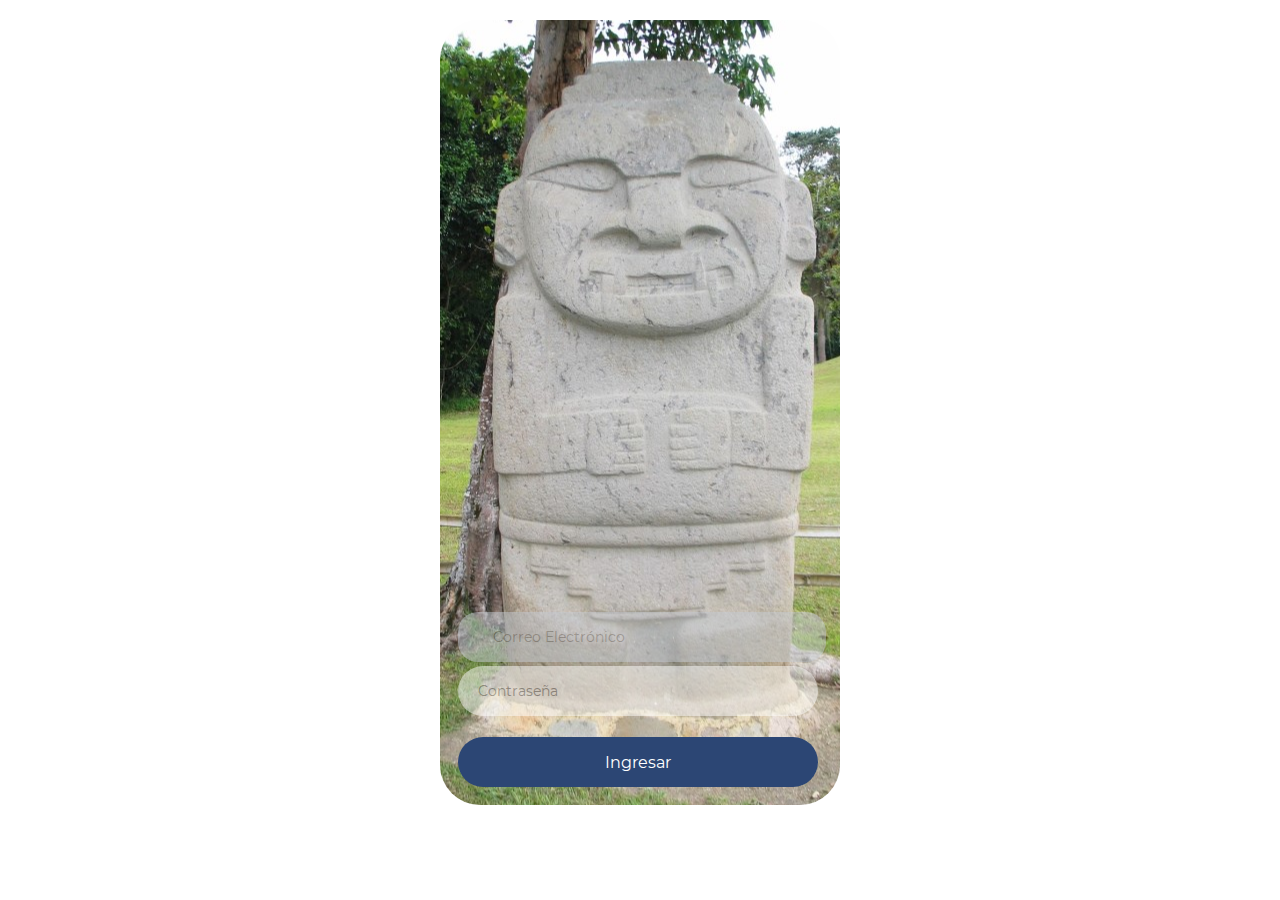
<file: index.html>
<!DOCTYPE html>
<html lang="en">
<head>
    <meta charset="UTF-8">
    <meta http-equiv="X-UA-Compatible" content="IE=edge">
    <meta name="viewport" content="width=device-width, initial-scale=1.0">
    <title>Tu mejor amigo en casa!</title>
    <link rel="stylesheet" href="css/index.css">
</head>
<body>
    <div class="container-main">
        <form action="dashboard.html" method="post">
            <input type="text" name="email" placeholder="Correo Electrónico">
            <input type="password" name="clave" placeholder="Contraseña">
<!--             <a class="link-ingresar" href="adicionar-atractivo.html">
                <input class="btn-enviar" type="button" value="Ingresar">
            </a> -->
            <button>Ingresar</button>
        </form>
    </div>
        <!-- <div class="container-box">
            <div class="container-img">
                <input type="text" id="" placeholder="Correo">
                <input type="text" id="" placeholder="Contraseña">
                <a class="link-register" href="registro-usuario.html"><h2>Registrarse</h2></a> -->
                <!-- <a class="link-ingresar" href="adicionar-atractivo.html">
                    <input class="btn-enviar" type="button" value="Ingresar"> -->
                    <!-- <input class="btn-enviar" type="submit" value="Ingresar"> -->
              <!--   </a>
            </div> -->
            <!-- <div class="box-login">
                <a href="index.html">
                    <div class="box-chevron">
                        <img src="images/btn-back.svg" alt="">
                    </div>
                </a>
                <h1>Login</h1>
                <a href="#">
                    <div class="box-chevron">
                        <img src="images/btn-close.svg" alt="">
                    </div>
                </a>
            </div>
            <div class="form"> -->
            
      <!--   </div>  
         -->
       <!--  <div class="slides">
            <div class="slide perros">
                <img src="./images/fa-solid_dog.svg" alt="">
                <p>Perros</p>
            </div>
            <div class="slide gatos">
                <img src="./images/fa-solid_cat.svg" alt="">
                <p>Gatos</p>
            </div>
        </div> -->
        <!-- <div class="cards-content" id="perros">
            <div class="card card1 perros">
                <div class="content-img content-image-1">
                    <img class="card-img card-img-1" src="./images/estrecho_450x500.jpg" alt="">
                </div>
                <div class="info-card">
                    <h3 class="title-card">Estrecho del Rio Magdalena</h3>
                    <span class="likes">
                        <div class="box-icon-heart">
                            <img class="heart-like" src="images/icon-heart_256x256.png" alt="">
                        </div>
                        <span class="num-likes">35</span></span>
                    <div class="icons-box">
                        <div class="box-icon-single">
                            <img class="icon icon-edit" src="images/icon-edit_256x256.png" alt="">
                        </div>
                        <div class="box-icon-single">
                            <img class="icon icon-search" src="images/icon-search_256x256.png" alt="">
                        </div>
                        <div class="box-icon-single">
                            <img class="icon icon-lock" src="images/icon-lock_256x256.png" alt="">
                        </div>
                    </div>
                </div>
            </div>
            <div class="card card2 perros">
                <div class="content-img content-image-2">
                    <img class="card-img card-img-2" src="./images/playa_juncal_369x410.jpg" alt="">
                </div>
                <div class="info-card">
                    <h3 class="title-card">Parque Acuático<br>Playa Juncal</h3>
                    <span class="likes">
                        <div class="box-icon-heart">
                            <img class="heart-like" src="images/icon-heart_256x256.png" alt="">
                        </div>
                        <span class="num-likes">21</span></span>
                    <div class="icons-box">
                        <div class="box-icon-single">
                            <img class="icon icon-edit" src="images/icon-edit_256x256.png" alt="">
                        </div>
                        <div class="box-icon-single">
                            <img class="icon icon-search" src="images/icon-search_256x256.png" alt="">
                        </div>
                        <div class="box-icon-single">
                            <img class="icon icon-lock" src="images/icon-lock_256x256.png" alt="">
                        </div>
                    </div>
                </div>
            </div>
            <div class="card card3 perros">
                <div class="content-img content-image-3">
                    <img class="card-img card-img-3" src="./images/desierto_369x410.jpg" alt="">
                </div>
                <div class="info-card">
                    <h3 class="title-card">Desierto de la Tatacoa</h3>
                    <span class="likes">
                        <div class="box-icon-heart">
                            <img class="heart-like" src="images/icon-heart_256x256.png" alt="">
                        </div>
                        <span class="num-likes">31</span></span>
                    <div class="icons-box">
                        <div class="box-icon-single">
                            <img class="icon icon-edit" src="images/icon-edit_256x256.png" alt="">
                        </div>
                        <div class="box-icon-single">
                            <img class="icon icon-search" src="images/icon-search_256x256.png" alt="">
                        </div>
                        <div class="box-icon-single">
                            <img class="icon icon-lock" src="images/icon-lock_256x256.png" alt="">
                        </div>
                    </div>
                </div>
            </div>
            <div class="card card4 perros">
                <div class="content-img content-image-4">
                    <img class="card-img card-img-4" src="./images/nevado_huila_369x410.jpg" alt="">
                </div>
                <div class="info-card">
                    <h3 class="title-card">Nevado <br>del Huila</h3>
                    <span class="likes">
                        <div class="box-icon-heart">
                            <img class="heart-like" src="images/icon-heart_256x256.png" alt="">
                        </div>
                        <span class="num-likes">16</span></span>
                    <div class="icons-box">
                        <div class="box-icon-single">
                            <img class="icon icon-edit" src="images/icon-edit_256x256.png" alt="">
                        </div>
                        <div class="box-icon-single">
                            <img class="icon icon-search" src="images/icon-search_256x256.png" alt="">
                        </div>
                        <div class="box-icon-single">
                            <img class="icon icon-lock" src="images/icon-lock_256x256.png" alt="">
                        </div>
                    </div>
                </div>
            </div>
            <div class="card card5 perros">
                <div class="content-img content-image-1">
                    <img class="card-img card-img-1" src="./images/alto_idolos_369x410.jpg" alt="">
                </div>
                <div class="info-card">
                    <h3 class="title-card">Parque Arq.<br>Alto de los Ídolos</h3>
                    <span class="likes">
                        <div class="box-icon-heart">
                            <img class="heart-like" src="images/icon-heart_256x256.png" alt="">
                        </div>
                        <span class="num-likes">8</span></span>
                    <div class="icons-box">
                        <div class="box-icon-single">
                            <img class="icon icon-edit" src="images/icon-edit_256x256.png" alt="">
                        </div>
                        <div class="box-icon-single">
                            <img class="icon icon-search" src="images/icon-search_256x256.png" alt="">
                        </div>
                        <div class="box-icon-single">
                            <img class="icon icon-lock" src="images/icon-lock_256x256.png" alt="">
                        </div>
                    </div>
                </div>
            </div>
            <div class="card card6 perros">
                <div class="content-img content-image-2">
                    <img class="card-img card-img-2" src="./images/caja_agua_369x410.jpg" alt="">
                </div>
                <div class="info-card">
                    <h3 class="title-card">Caja de Agua -<br>Paicol</h3>
                    <span class="likes">
                        <div class="box-icon-heart">
                            <img class="heart-like" src="images/icon-heart_256x256.png" alt="">
                        </div>
                        <span class="num-likes">11</span></span>
                    <div class="icons-box">
                        <div class="box-icon-single">
                            <img class="icon icon-edit" src="images/icon-edit_256x256.png" alt="">
                        </div>
                        <div class="box-icon-single">
                            <img class="icon icon-search" src="images/icon-search_256x256.png" alt="">
                        </div>
                        <div class="box-icon-single">
                            <img class="icon icon-lock" src="images/icon-lock_256x256.png" alt="">
                        </div>
                    </div>
                </div>
            </div>
        </div> -->
             <!-- <div class="card card3 perros karsten">
                <div class="content-image">
                    <img src="./images/laguna_guaitipan_162x180.jpg" alt="">
                </div>
                <div class="content-card">
                    <h2>Karsten</h2>
                    <p>Bulldog</p>
                    <div class="interaction">
                        <span>$200</span>
                        <img src="./images/sm-heart.svg" alt="">
                    </div>
                </div>
            </div>
             <div class="card card4 perros">
                <div class="content-image">
                    <img src="./images/nevado_huila_162x180.jpg" alt="">
                </div>
                <div class="content-card">
                    <h2>Reigner</h2>
                    <p>Bulldog</p>
                    <div class="interaction">
                        <span>$240</span>
                        <img src="./images/sm-heart.svg" alt="">
                    </div>
                </div>
            </div>
            <div class="card card3 perros karsten">
                <div class="content-image">
                    <img src="./images/termales_162x180.jpg" alt="">
                </div>
                <div class="content-card">
                    <h2>Karsten</h2>
                    <p>Bulldog</p>
                    <div class="interaction">
                        <span>$200</span>
                        <img src="./images/sm-heart.svg" alt="">
                    </div>
                </div>
            </div>
             <div class="card card4 perros">
                <div class="content-image">
                    <img src="./images/guacharos_162x180.jpg" alt="">
                </div>
                <div class="content-card">
                    <h2>Reigner</h2>
                    <p>Bulldog</p>
                    <div class="interaction">
                        <span>$240</span>
                        <img src="./images/sm-heart.svg" alt="">
                    </div>
                </div>
            </div>
            <div class="card card3 perros karsten">
                <div class="content-image">
                    <img src="./images/parque_arqueologico_162x180.jpg" alt="">
                </div>
                <div class="content-card">
                    <h2>Karsten</h2>
                    <p>Bulldog</p>
                    <div class="interaction">
                        <span>$200</span>
                        <img src="./images/sm-heart.svg" alt="">
                    </div>
                </div>
            </div>
             <div class="card card4 perros">
                <div class="content-image">
                    <img src="./images/desierto_162x180.jpg" alt="">
                </div>
                <div class="content-card">
                    <h2>Reigner</h2>
                    <p>Bulldog</p>
                    <div class="interaction">
                        <span>$240</span>
                        <img src="./images/sm-heart.svg" alt="">
                    </div>
                </div>
            </div>
            <div class="card card3 perros karsten">
                <div class="content-image">
                    <img src="./images/caja_agua_162x180.jpg" alt="">
                </div>
                <div class="content-card">
                    <h2>Karsten</h2>
                    <p>Bulldog</p>
                    <div class="interaction">
                        <span>$200</span>
                        <img src="./images/" alt="">
                    </div>
                </div>
            </div>
             <div class="card card4 perros">
                <div class="content-image">
                    <img src="./images/alto_idolos_162x180.jpg" alt="">
                </div>
                <div class="content-card">
                    <h2>Reigner</h2>
                    <p>Bulldog</p>
                    <div class="interaction">
                        <span>$240</span>
                        <img src="./images/sm-heart.svg" alt="">
                    </div>
                </div>
            </div>
        </div>
        <div class="content" id="gatos">
            <div class="card card4 gatos">
                <div class="content-image">
                    <img src="./images/parque_arqueologico_162x180.jpg" alt="">
                </div>
                <div class="content-card">
                    <h2>Ariana</h2>
                    <p>Graycat</p>
                    <div class="interaction">
                        <span>$40</span>
                        <img src="./images/sm-heart.svg" alt="">
                    </div>
                </div>
            </div>
             <div class="card card3 gatos">
                <div class="content-image">
                    <img src="./images/remi.png" alt="">
                </div>
                <div class="content-card">
                    <h2>Remi</h2>
                    <p>Whitecat</p>
                    <div class="interaction">
                        <span>$70</span>
                        <img src="./images/sm-heart.svg" alt="">
                    </div>
                </div>
            </div>
             <div class="card card2 gatos alex">
                <div class="content-image">
                    <img src="./images/alex.png" alt="">
                </div>
                <div class="content-card">
                    <h2>Alex</h2>
                    <p>Siamese</p>
                    <div class="interaction">
                        <span>$100</span>
                        <img src="./images/sm-heart.svg" alt="">
                    </div>
                </div>
            </div>
             <div class="card card1 gatos">
                <div class="content-image">
                    <img src="./images/zoe.png" alt="">
                </div>
                <div class="content-card">
                    <h2>Zoe</h2>
                    <p>Persian</p>
                    <div class="interaction">
                        <span>$80</span>
                        <img src="./images/sm-heart.svg" alt="">
                    </div>
                </div>
            </div>
        </div>
    </div>

<script>
    var btnPerros = document.querySelector(".perros")
    var btnGatos = document.querySelector(".gatos")
    var karsten = document.querySelector(".karsten")
    var alex = document.querySelector(".alex")
    var index = document.querySelector(".index")

    index.addEventListener("click", function() {
        window.location.href = "index.html"
    })

    window.location.href = "dashboard.html#perros"
    btnPerros.classList.add("active")

    btnPerros.addEventListener("click", function() {
        btnPerros.classList.add("active")
        btnGatos.classList.remove("active")
        window.location.href = "dashboard.html#perros"
    })

    btnGatos.addEventListener("click", function() {
        btnGatos.classList.add("active")
        btnPerros.classList.remove("active")
        window.location.href = "dashboard.html#gatos"
    })

    karsten.addEventListener("click", function() {
        window.location.href = "bigPerro.html"
    }) 

    alex.addEventListener("click", function() {
        window.location.href = "bigGato.html"
    }) 
</script> --> 

</body>
</html>
</file>
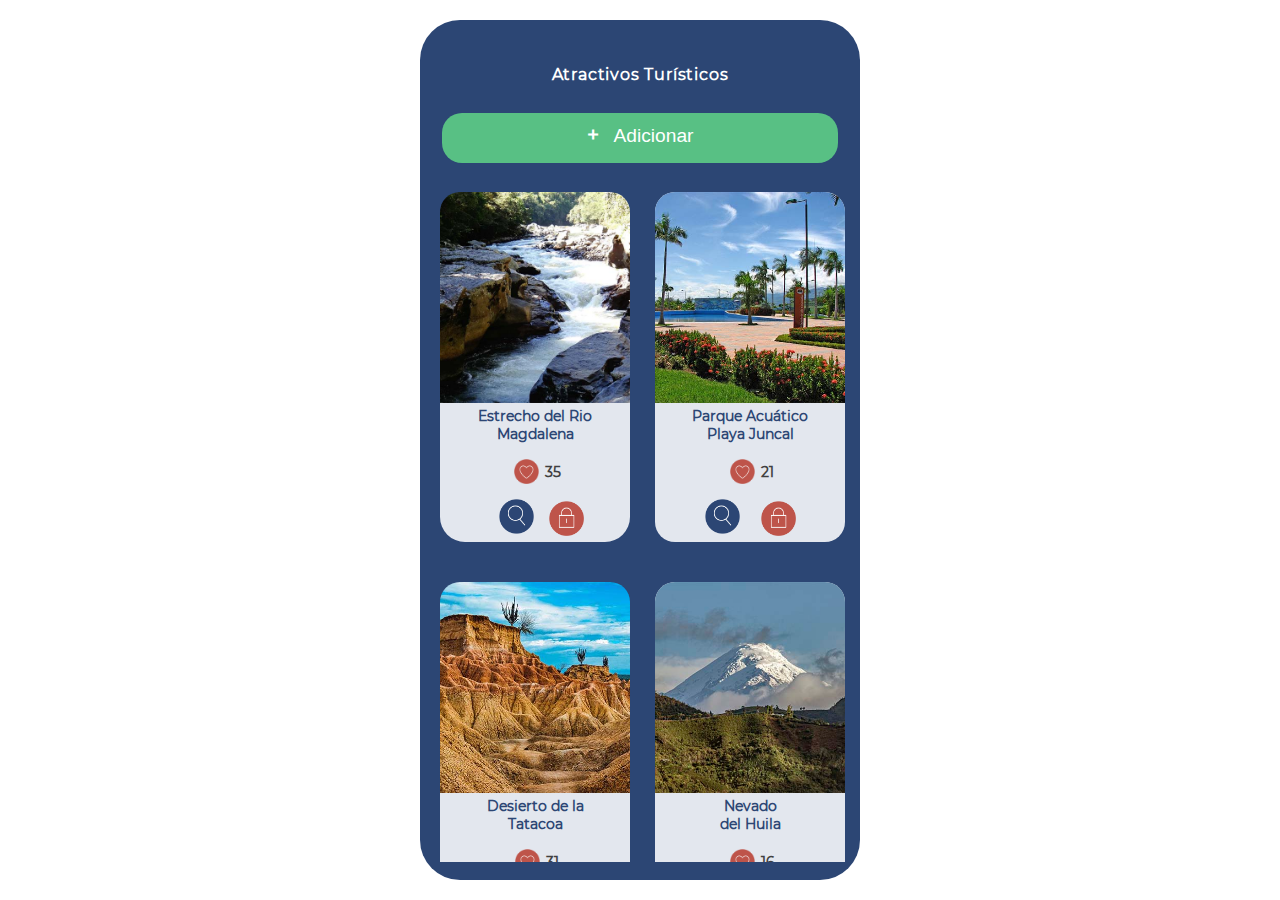
<file: adicionar-atractivo.html>
<!DOCTYPE html>
<html lang="en">
<head>
    <meta charset="UTF-8">
    <meta http-equiv="X-UA-Compatible" content="IE=edge">
    <meta name="viewport" content="width=device-width, initial-scale=1.0">
    <title>Tu mejor amigo en casa!</title>
    <link rel="stylesheet" href="css/dashboard.css">
</head>
<body>
    <div class="container-main">
        <div class="container-box">

        
        <div class="header">
            <h1>Atractivos Turísticos</h1>
        </div>  
        <a href="adicionar.html">
            <div class="search">
                <div class="content-search">
                    <span class="text-add"><span class="signo-mas">+</span>Adicionar</span>
                </div>
            </div>
        </a>
       <!--  <div class="slides">
            <div class="slide perros">
                <img src="./images/fa-solid_dog.svg" alt="">
                <p>Perros</p>
            </div>
            <div class="slide gatos">
                <img src="./images/fa-solid_cat.svg" alt="">
                <p>Gatos</p>
            </div>
        </div> -->
        <div class="cards-content" id="perros">
            <div class="card card1 perros">
                <div class="content-img content-image-1">
                    <img class="card-img card-img-1" src="./images/estrecho_450x500.jpg" alt="">
                </div>
                <a href="consultar-atractivo.html">
                    <div class="info-card">
                        <h3 class="title-card">Estrecho del Rio Magdalena</h3>
                        <span class="likes">
                            <div class="box-icon-heart">
                                <img class="heart-like" src="images/icon-heart_256x256.png" alt="">
                            </div>
                            <span class="num-likes">35</span></span>
                        <div class="icons-box">
                            <!-- <div class="box-icon-single">
                                <img class="icon icon-edit" src="images/icon-edit_256x256.png" alt="">
                            </div> -->
                            <div class="box-icon-single">
                                <a href="" title="Buscar">
                                    <img class="icon icon-search" src="images/icon-search_256x256.png" alt="">
                                </a>
                            </div>
                            <div class="box-icon-single">
                                <img class="icon icon-lock" src="images/icon-lock_256x256.png" alt="">
                            </div>
                        </div>
                    </div>
                </a>
            </div>
            <div class="card card2 perros">
                <div class="content-img content-image-2">
                    <img class="card-img card-img-2" src="./images/playa_juncal_369x410.jpg" alt="">
                </div>
                <div class="info-card">
                    <h3 class="title-card">Parque Acuático<br>Playa Juncal</h3>
                    <span class="likes">
                        <div class="box-icon-heart">
                            <img class="heart-like" src="images/icon-heart_256x256.png" alt="">
                        </div>
                        <span class="num-likes">21</span></span>
                        <div class="icons-box">
                            <!-- <div class="box-icon-single">
                                <img class="icon icon-edit" src="images/icon-edit_256x256.png" alt="">
                            </div> -->
                            <div class="box-icon-single">
                                <a href="" title="Buscar">
                                    <img class="icon icon-search" src="images/icon-search_256x256.png" alt="">
                                </a>
                            </div>
                            <div class="box-icon-single">
                                <img class="icon icon-lock" src="images/icon-lock_256x256.png" alt="">
                            </div>
                        </div>
                </div>
            </div>
            <div class="card card3 perros">
                <div class="content-img content-image-3">
                    <img class="card-img card-img-3" src="./images/desierto_369x410.jpg" alt="">
                </div>
                <div class="info-card">
                    <h3 class="title-card">Desierto de la Tatacoa</h3>
                    <span class="likes">
                        <div class="box-icon-heart">
                            <img class="heart-like" src="images/icon-heart_256x256.png" alt="">
                        </div>
                        <span class="num-likes">31</span></span>
                        <div class="icons-box">
                            <!-- <div class="box-icon-single">
                                <img class="icon icon-edit" src="images/icon-edit_256x256.png" alt="">
                            </div> -->
                            <div class="box-icon-single">
                                <a href="" title="Buscar">
                                    <img class="icon icon-search" src="images/icon-search_256x256.png" alt="">
                                </a>
                            </div>
                            <div class="box-icon-single">
                                <img class="icon icon-lock" src="images/icon-lock_256x256.png" alt="">
                            </div>
                        </div>
                </div>
            </div>
            <div class="card card4 perros">
                <div class="content-img content-image-4">
                    <img class="card-img card-img-4" src="./images/nevado_huila_369x410.jpg" alt="">
                </div>
                <div class="info-card">
                    <h3 class="title-card">Nevado <br>del Huila</h3>
                    <span class="likes">
                        <div class="box-icon-heart">
                            <img class="heart-like" src="images/icon-heart_256x256.png" alt="">
                        </div>
                        <span class="num-likes">16</span></span>
                        <div class="icons-box">
                            <!-- <div class="box-icon-single">
                                <img class="icon icon-edit" src="images/icon-edit_256x256.png" alt="">
                            </div> -->
                            <div class="box-icon-single">
                                <a href="" title="Buscar">
                                    <img class="icon icon-search" src="images/icon-search_256x256.png" alt="">
                                </a>
                            </div>
                            <div class="box-icon-single">
                                <img class="icon icon-lock" src="images/icon-lock_256x256.png" alt="">
                            </div>
                        </div>
                </div>
            </div>
            <div class="card card5 perros">
                <div class="content-img content-image-1">
                    <img class="card-img card-img-1" src="./images/alto_idolos_369x410.jpg" alt="">
                </div>
                <div class="info-card">
                    <h3 class="title-card">Parque Arq.<br>Alto de los Ídolos</h3>
                    <span class="likes">
                        <div class="box-icon-heart">
                            <img class="heart-like" src="images/icon-heart_256x256.png" alt="">
                        </div>
                        <span class="num-likes">8</span></span>
                    <div class="icons-box">
                        <!-- <div class="box-icon-single">
                                <img class="icon icon-edit" src="images/icon-edit_256x256.png" alt="">
                        </div> -->
                        <div class="box-icon-single">
                            <a href="" title="Buscar">
                                <img class="icon icon-search" src="images/icon-search_256x256.png" alt="">
                            </a>
                        </div>
                        <div class="box-icon-single">
                            <img class="icon icon-lock" src="images/icon-lock_256x256.png" alt="">
                        </div>
                    </div>
                </div>
            </div>
            <div class="card card6 perros">
                <div class="content-img content-image-2">
                    <img class="card-img card-img-2" src="./images/caja_agua_369x410.jpg" alt="">
                </div>
                <div class="info-card">
                    <h3 class="title-card">Caja de Agua -<br>Paicol</h3>
                    <span class="likes">
                        <div class="box-icon-heart">
                            <img class="heart-like" src="images/icon-heart_256x256.png" alt="">
                        </div>
                        <span class="num-likes">11</span></span>
                    <div class="icons-box">
                        <!-- <div class="box-icon-single">
                            <img class="icon icon-edit" src="images/icon-edit_256x256.png" alt="">
                        </div> -->
                        <div class="box-icon-single">
                            <a href="" title="Buscar">
                                <img class="icon icon-search" src="images/icon-search_256x256.png" alt="">
                            </a>
                        </div>
                        <div class="box-icon-single">
                            <img class="icon icon-lock" src="images/icon-lock_256x256.png" alt="">
                        </div>
                    </div>
                </div>
            </div>
        </div>
             <!-- <div class="card card3 perros karsten">
                <div class="content-image">
                    <img src="./images/laguna_guaitipan_162x180.jpg" alt="">
                </div>
                <div class="content-card">
                    <h2>Karsten</h2>
                    <p>Bulldog</p>
                    <div class="interaction">
                        <span>$200</span>
                        <img src="./images/sm-heart.svg" alt="">
                    </div>
                </div>
            </div>
             <div class="card card4 perros">
                <div class="content-image">
                    <img src="./images/nevado_huila_162x180.jpg" alt="">
                </div>
                <div class="content-card">
                    <h2>Reigner</h2>
                    <p>Bulldog</p>
                    <div class="interaction">
                        <span>$240</span>
                        <img src="./images/sm-heart.svg" alt="">
                    </div>
                </div>
            </div>
            <div class="card card3 perros karsten">
                <div class="content-image">
                    <img src="./images/termales_162x180.jpg" alt="">
                </div>
                <div class="content-card">
                    <h2>Karsten</h2>
                    <p>Bulldog</p>
                    <div class="interaction">
                        <span>$200</span>
                        <img src="./images/sm-heart.svg" alt="">
                    </div>
                </div>
            </div>
             <div class="card card4 perros">
                <div class="content-image">
                    <img src="./images/guacharos_162x180.jpg" alt="">
                </div>
                <div class="content-card">
                    <h2>Reigner</h2>
                    <p>Bulldog</p>
                    <div class="interaction">
                        <span>$240</span>
                        <img src="./images/sm-heart.svg" alt="">
                    </div>
                </div>
            </div>
            <div class="card card3 perros karsten">
                <div class="content-image">
                    <img src="./images/parque_arqueologico_162x180.jpg" alt="">
                </div>
                <div class="content-card">
                    <h2>Karsten</h2>
                    <p>Bulldog</p>
                    <div class="interaction">
                        <span>$200</span>
                        <img src="./images/sm-heart.svg" alt="">
                    </div>
                </div>
            </div>
             <div class="card card4 perros">
                <div class="content-image">
                    <img src="./images/desierto_162x180.jpg" alt="">
                </div>
                <div class="content-card">
                    <h2>Reigner</h2>
                    <p>Bulldog</p>
                    <div class="interaction">
                        <span>$240</span>
                        <img src="./images/sm-heart.svg" alt="">
                    </div>
                </div>
            </div>
            <div class="card card3 perros karsten">
                <div class="content-image">
                    <img src="./images/caja_agua_162x180.jpg" alt="">
                </div>
                <div class="content-card">
                    <h2>Karsten</h2>
                    <p>Bulldog</p>
                    <div class="interaction">
                        <span>$200</span>
                        <img src="./images/" alt="">
                    </div>
                </div>
            </div>
             <div class="card card4 perros">
                <div class="content-image">
                    <img src="./images/alto_idolos_162x180.jpg" alt="">
                </div>
                <div class="content-card">
                    <h2>Reigner</h2>
                    <p>Bulldog</p>
                    <div class="interaction">
                        <span>$240</span>
                        <img src="./images/sm-heart.svg" alt="">
                    </div>
                </div>
            </div>
        </div>
        <div class="content" id="gatos">
            <div class="card card4 gatos">
                <div class="content-image">
                    <img src="./images/parque_arqueologico_162x180.jpg" alt="">
                </div>
                <div class="content-card">
                    <h2>Ariana</h2>
                    <p>Graycat</p>
                    <div class="interaction">
                        <span>$40</span>
                        <img src="./images/sm-heart.svg" alt="">
                    </div>
                </div>
            </div>
             <div class="card card3 gatos">
                <div class="content-image">
                    <img src="./images/remi.png" alt="">
                </div>
                <div class="content-card">
                    <h2>Remi</h2>
                    <p>Whitecat</p>
                    <div class="interaction">
                        <span>$70</span>
                        <img src="./images/sm-heart.svg" alt="">
                    </div>
                </div>
            </div>
             <div class="card card2 gatos alex">
                <div class="content-image">
                    <img src="./images/alex.png" alt="">
                </div>
                <div class="content-card">
                    <h2>Alex</h2>
                    <p>Siamese</p>
                    <div class="interaction">
                        <span>$100</span>
                        <img src="./images/sm-heart.svg" alt="">
                    </div>
                </div>
            </div>
             <div class="card card1 gatos">
                <div class="content-image">
                    <img src="./images/zoe.png" alt="">
                </div>
                <div class="content-card">
                    <h2>Zoe</h2>
                    <p>Persian</p>
                    <div class="interaction">
                        <span>$80</span>
                        <img src="./images/sm-heart.svg" alt="">
                    </div>
                </div>
            </div>
        </div>
    </div>

<script>
    var btnPerros = document.querySelector(".perros")
    var btnGatos = document.querySelector(".gatos")
    var karsten = document.querySelector(".karsten")
    var alex = document.querySelector(".alex")
    var index = document.querySelector(".index")

    index.addEventListener("click", function() {
        window.location.href = "index.html"
    })

    window.location.href = "dashboard.html#perros"
    btnPerros.classList.add("active")

    btnPerros.addEventListener("click", function() {
        btnPerros.classList.add("active")
        btnGatos.classList.remove("active")
        window.location.href = "dashboard.html#perros"
    })

    btnGatos.addEventListener("click", function() {
        btnGatos.classList.add("active")
        btnPerros.classList.remove("active")
        window.location.href = "dashboard.html#gatos"
    })

    karsten.addEventListener("click", function() {
        window.location.href = "bigPerro.html"
    }) 

    alex.addEventListener("click", function() {
        window.location.href = "bigGato.html"
    }) 
</script> --> 

</body>
</html>
</file>
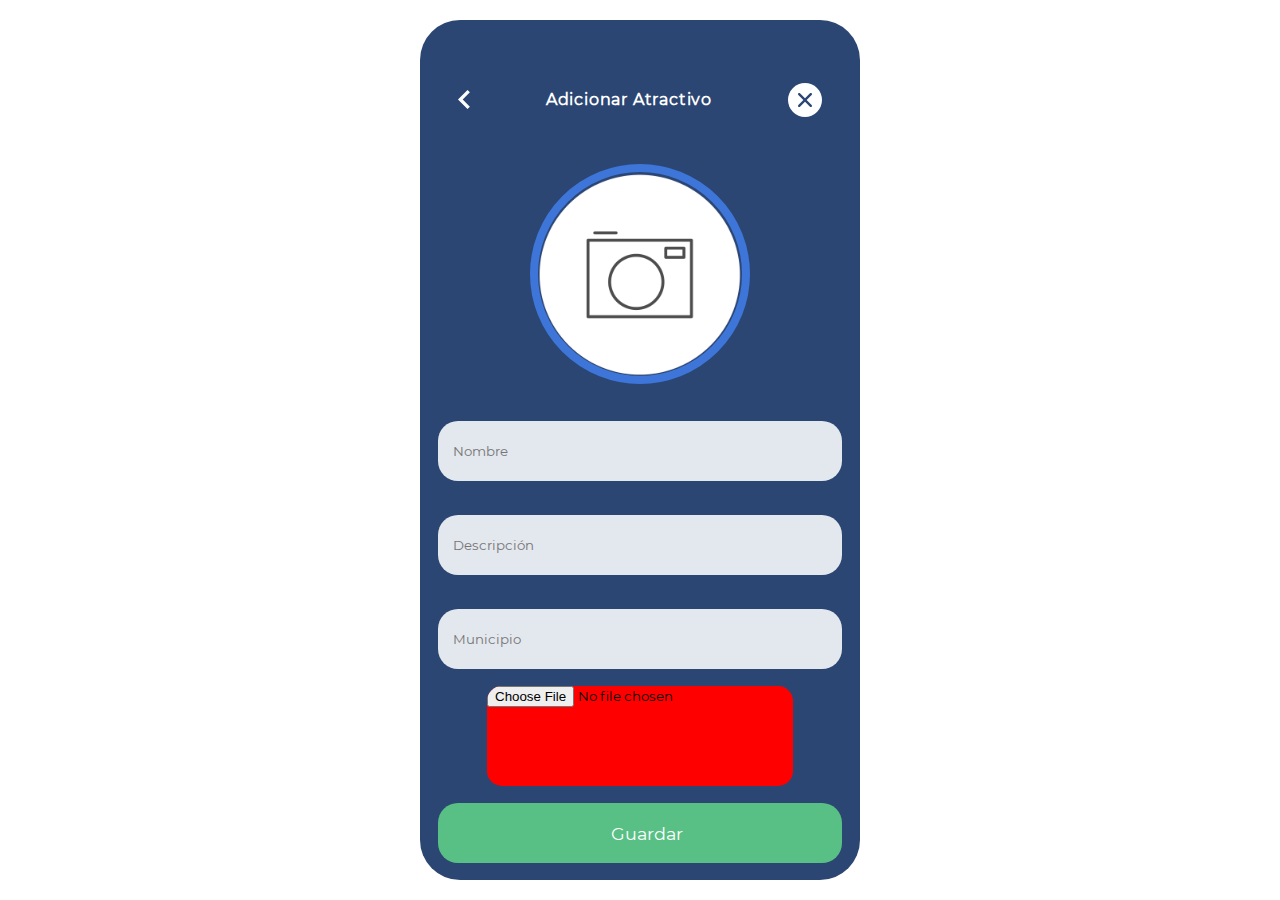
<file: adicionar.html>
<!DOCTYPE html>
<html lang="en">
<head>
    <meta charset="UTF-8">
    <meta http-equiv="X-UA-Compatible" content="IE=edge">
    <meta name="viewport" content="width=device-width, initial-scale=1.0">
    <title>Tu mejor amigo en casa!</title>
    <link rel="stylesheet" href="css/adicionar.css">
</head>
<body>
    <div class="container-main">
        <div class="container-box">
            <div class="header">
                <a href="index.html">
                    <div class="box-chevron">
                        <img src="images/btn-back.svg" alt="">
                    </div>
                </a>
                <h1>Adicionar Atractivo</h1>
                <a href="#">
                    <div class="box-chevron">
                        <img src="images/btn-close.svg" alt="">
                    </div>
                </a>
            </div>
            <div class="camera">
                <div class="box-camera">
                    <img class="img-camera" src="images/icon-camera_256x256.png" alt="">
                </div>
            </div>
            <div class="form">
                <input type="text" id="" placeholder="Nombre">
                <input type="text" id="" placeholder="Descripción">
                <input type="text" id="" placeholder="Municipio">
                <input class="btn-open-file" type="file" id="" placeholder="Cargar Imagen">
                <input class="btn-enviar" type="submit" value="Guardar">
            </div>  
        
       <!--  <div class="slides">
            <div class="slide perros">
                <img src="./images/fa-solid_dog.svg" alt="">
                <p>Perros</p>
            </div>
            <div class="slide gatos">
                <img src="./images/fa-solid_cat.svg" alt="">
                <p>Gatos</p>
            </div>
        </div> -->
        <!-- <div class="cards-content" id="perros">
            <div class="card card1 perros">
                <div class="content-img content-image-1">
                    <img class="card-img card-img-1" src="./images/estrecho_450x500.jpg" alt="">
                </div>
                <div class="info-card">
                    <h3 class="title-card">Estrecho del Rio Magdalena</h3>
                    <span class="likes">
                        <div class="box-icon-heart">
                            <img class="heart-like" src="images/icon-heart_256x256.png" alt="">
                        </div>
                        <span class="num-likes">35</span></span>
                    <div class="icons-box">
                        <div class="box-icon-single">
                            <img class="icon icon-edit" src="images/icon-edit_256x256.png" alt="">
                        </div>
                        <div class="box-icon-single">
                            <img class="icon icon-search" src="images/icon-search_256x256.png" alt="">
                        </div>
                        <div class="box-icon-single">
                            <img class="icon icon-lock" src="images/icon-lock_256x256.png" alt="">
                        </div>
                    </div>
                </div>
            </div>
            <div class="card card2 perros">
                <div class="content-img content-image-2">
                    <img class="card-img card-img-2" src="./images/playa_juncal_369x410.jpg" alt="">
                </div>
                <div class="info-card">
                    <h3 class="title-card">Parque Acuático<br>Playa Juncal</h3>
                    <span class="likes">
                        <div class="box-icon-heart">
                            <img class="heart-like" src="images/icon-heart_256x256.png" alt="">
                        </div>
                        <span class="num-likes">21</span></span>
                    <div class="icons-box">
                        <div class="box-icon-single">
                            <img class="icon icon-edit" src="images/icon-edit_256x256.png" alt="">
                        </div>
                        <div class="box-icon-single">
                            <img class="icon icon-search" src="images/icon-search_256x256.png" alt="">
                        </div>
                        <div class="box-icon-single">
                            <img class="icon icon-lock" src="images/icon-lock_256x256.png" alt="">
                        </div>
                    </div>
                </div>
            </div>
            <div class="card card3 perros">
                <div class="content-img content-image-3">
                    <img class="card-img card-img-3" src="./images/desierto_369x410.jpg" alt="">
                </div>
                <div class="info-card">
                    <h3 class="title-card">Desierto de la Tatacoa</h3>
                    <span class="likes">
                        <div class="box-icon-heart">
                            <img class="heart-like" src="images/icon-heart_256x256.png" alt="">
                        </div>
                        <span class="num-likes">31</span></span>
                    <div class="icons-box">
                        <div class="box-icon-single">
                            <img class="icon icon-edit" src="images/icon-edit_256x256.png" alt="">
                        </div>
                        <div class="box-icon-single">
                            <img class="icon icon-search" src="images/icon-search_256x256.png" alt="">
                        </div>
                        <div class="box-icon-single">
                            <img class="icon icon-lock" src="images/icon-lock_256x256.png" alt="">
                        </div>
                    </div>
                </div>
            </div>
            <div class="card card4 perros">
                <div class="content-img content-image-4">
                    <img class="card-img card-img-4" src="./images/nevado_huila_369x410.jpg" alt="">
                </div>
                <div class="info-card">
                    <h3 class="title-card">Nevado <br>del Huila</h3>
                    <span class="likes">
                        <div class="box-icon-heart">
                            <img class="heart-like" src="images/icon-heart_256x256.png" alt="">
                        </div>
                        <span class="num-likes">16</span></span>
                    <div class="icons-box">
                        <div class="box-icon-single">
                            <img class="icon icon-edit" src="images/icon-edit_256x256.png" alt="">
                        </div>
                        <div class="box-icon-single">
                            <img class="icon icon-search" src="images/icon-search_256x256.png" alt="">
                        </div>
                        <div class="box-icon-single">
                            <img class="icon icon-lock" src="images/icon-lock_256x256.png" alt="">
                        </div>
                    </div>
                </div>
            </div>
            <div class="card card5 perros">
                <div class="content-img content-image-1">
                    <img class="card-img card-img-1" src="./images/alto_idolos_369x410.jpg" alt="">
                </div>
                <div class="info-card">
                    <h3 class="title-card">Parque Arq.<br>Alto de los Ídolos</h3>
                    <span class="likes">
                        <div class="box-icon-heart">
                            <img class="heart-like" src="images/icon-heart_256x256.png" alt="">
                        </div>
                        <span class="num-likes">8</span></span>
                    <div class="icons-box">
                        <div class="box-icon-single">
                            <img class="icon icon-edit" src="images/icon-edit_256x256.png" alt="">
                        </div>
                        <div class="box-icon-single">
                            <img class="icon icon-search" src="images/icon-search_256x256.png" alt="">
                        </div>
                        <div class="box-icon-single">
                            <img class="icon icon-lock" src="images/icon-lock_256x256.png" alt="">
                        </div>
                    </div>
                </div>
            </div>
            <div class="card card6 perros">
                <div class="content-img content-image-2">
                    <img class="card-img card-img-2" src="./images/caja_agua_369x410.jpg" alt="">
                </div>
                <div class="info-card">
                    <h3 class="title-card">Caja de Agua -<br>Paicol</h3>
                    <span class="likes">
                        <div class="box-icon-heart">
                            <img class="heart-like" src="images/icon-heart_256x256.png" alt="">
                        </div>
                        <span class="num-likes">11</span></span>
                    <div class="icons-box">
                        <div class="box-icon-single">
                            <img class="icon icon-edit" src="images/icon-edit_256x256.png" alt="">
                        </div>
                        <div class="box-icon-single">
                            <img class="icon icon-search" src="images/icon-search_256x256.png" alt="">
                        </div>
                        <div class="box-icon-single">
                            <img class="icon icon-lock" src="images/icon-lock_256x256.png" alt="">
                        </div>
                    </div>
                </div>
            </div>
        </div> -->
             <!-- <div class="card card3 perros karsten">
                <div class="content-image">
                    <img src="./images/laguna_guaitipan_162x180.jpg" alt="">
                </div>
                <div class="content-card">
                    <h2>Karsten</h2>
                    <p>Bulldog</p>
                    <div class="interaction">
                        <span>$200</span>
                        <img src="./images/sm-heart.svg" alt="">
                    </div>
                </div>
            </div>
             <div class="card card4 perros">
                <div class="content-image">
                    <img src="./images/nevado_huila_162x180.jpg" alt="">
                </div>
                <div class="content-card">
                    <h2>Reigner</h2>
                    <p>Bulldog</p>
                    <div class="interaction">
                        <span>$240</span>
                        <img src="./images/sm-heart.svg" alt="">
                    </div>
                </div>
            </div>
            <div class="card card3 perros karsten">
                <div class="content-image">
                    <img src="./images/termales_162x180.jpg" alt="">
                </div>
                <div class="content-card">
                    <h2>Karsten</h2>
                    <p>Bulldog</p>
                    <div class="interaction">
                        <span>$200</span>
                        <img src="./images/sm-heart.svg" alt="">
                    </div>
                </div>
            </div>
             <div class="card card4 perros">
                <div class="content-image">
                    <img src="./images/guacharos_162x180.jpg" alt="">
                </div>
                <div class="content-card">
                    <h2>Reigner</h2>
                    <p>Bulldog</p>
                    <div class="interaction">
                        <span>$240</span>
                        <img src="./images/sm-heart.svg" alt="">
                    </div>
                </div>
            </div>
            <div class="card card3 perros karsten">
                <div class="content-image">
                    <img src="./images/parque_arqueologico_162x180.jpg" alt="">
                </div>
                <div class="content-card">
                    <h2>Karsten</h2>
                    <p>Bulldog</p>
                    <div class="interaction">
                        <span>$200</span>
                        <img src="./images/sm-heart.svg" alt="">
                    </div>
                </div>
            </div>
             <div class="card card4 perros">
                <div class="content-image">
                    <img src="./images/desierto_162x180.jpg" alt="">
                </div>
                <div class="content-card">
                    <h2>Reigner</h2>
                    <p>Bulldog</p>
                    <div class="interaction">
                        <span>$240</span>
                        <img src="./images/sm-heart.svg" alt="">
                    </div>
                </div>
            </div>
            <div class="card card3 perros karsten">
                <div class="content-image">
                    <img src="./images/caja_agua_162x180.jpg" alt="">
                </div>
                <div class="content-card">
                    <h2>Karsten</h2>
                    <p>Bulldog</p>
                    <div class="interaction">
                        <span>$200</span>
                        <img src="./images/" alt="">
                    </div>
                </div>
            </div>
             <div class="card card4 perros">
                <div class="content-image">
                    <img src="./images/alto_idolos_162x180.jpg" alt="">
                </div>
                <div class="content-card">
                    <h2>Reigner</h2>
                    <p>Bulldog</p>
                    <div class="interaction">
                        <span>$240</span>
                        <img src="./images/sm-heart.svg" alt="">
                    </div>
                </div>
            </div>
        </div>
        <div class="content" id="gatos">
            <div class="card card4 gatos">
                <div class="content-image">
                    <img src="./images/parque_arqueologico_162x180.jpg" alt="">
                </div>
                <div class="content-card">
                    <h2>Ariana</h2>
                    <p>Graycat</p>
                    <div class="interaction">
                        <span>$40</span>
                        <img src="./images/sm-heart.svg" alt="">
                    </div>
                </div>
            </div>
             <div class="card card3 gatos">
                <div class="content-image">
                    <img src="./images/remi.png" alt="">
                </div>
                <div class="content-card">
                    <h2>Remi</h2>
                    <p>Whitecat</p>
                    <div class="interaction">
                        <span>$70</span>
                        <img src="./images/sm-heart.svg" alt="">
                    </div>
                </div>
            </div>
             <div class="card card2 gatos alex">
                <div class="content-image">
                    <img src="./images/alex.png" alt="">
                </div>
                <div class="content-card">
                    <h2>Alex</h2>
                    <p>Siamese</p>
                    <div class="interaction">
                        <span>$100</span>
                        <img src="./images/sm-heart.svg" alt="">
                    </div>
                </div>
            </div>
             <div class="card card1 gatos">
                <div class="content-image">
                    <img src="./images/zoe.png" alt="">
                </div>
                <div class="content-card">
                    <h2>Zoe</h2>
                    <p>Persian</p>
                    <div class="interaction">
                        <span>$80</span>
                        <img src="./images/sm-heart.svg" alt="">
                    </div>
                </div>
            </div>
        </div>
    </div>

<script>
    var btnPerros = document.querySelector(".perros")
    var btnGatos = document.querySelector(".gatos")
    var karsten = document.querySelector(".karsten")
    var alex = document.querySelector(".alex")
    var index = document.querySelector(".index")

    index.addEventListener("click", function() {
        window.location.href = "index.html"
    })

    window.location.href = "dashboard.html#perros"
    btnPerros.classList.add("active")

    btnPerros.addEventListener("click", function() {
        btnPerros.classList.add("active")
        btnGatos.classList.remove("active")
        window.location.href = "dashboard.html#perros"
    })

    btnGatos.addEventListener("click", function() {
        btnGatos.classList.add("active")
        btnPerros.classList.remove("active")
        window.location.href = "dashboard.html#gatos"
    })

    karsten.addEventListener("click", function() {
        window.location.href = "bigPerro.html"
    }) 

    alex.addEventListener("click", function() {
        window.location.href = "bigGato.html"
    }) 
</script> --> 

</body>
</html>
</file>
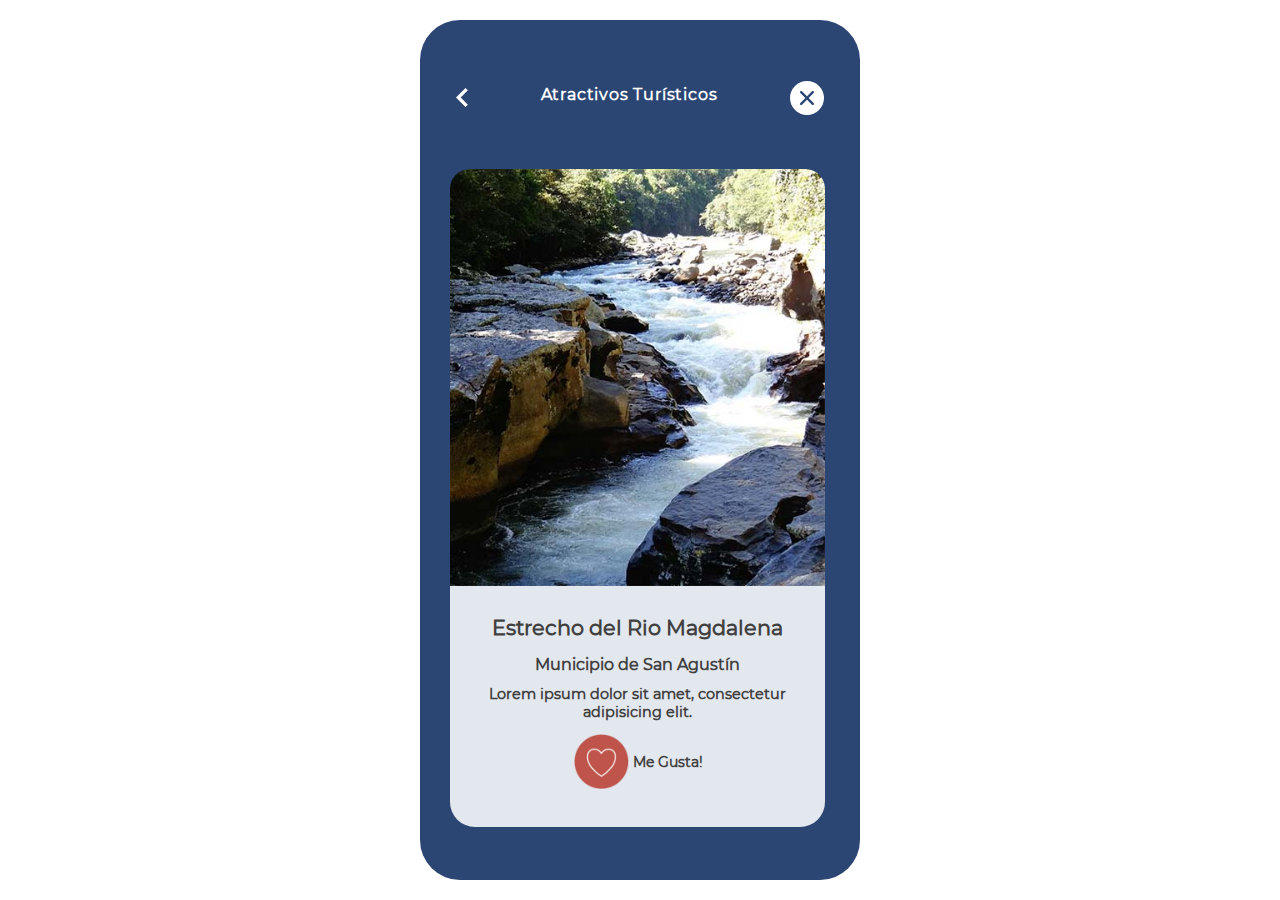
<file: consultar-atractivo.html>
<!DOCTYPE html>
<html lang="en">
<head>
    <meta charset="UTF-8">
    <meta http-equiv="X-UA-Compatible" content="IE=edge">
    <meta name="viewport" content="width=device-width, initial-scale=1.0">
    <title>Tu mejor amigo en casa!</title>
    <link rel="stylesheet" href="css/consultar-atractivo.css">
</head>
<body>
    <div class="container-main">
        <div class="container-box">

        
            <div class="header">
                <a href="index.html">
                    <div class="box-chevron">
                        <img src="images/btn-back.svg" alt="">
                    </div>
                </a>
                <h1>Atractivos Turísticos</h1>
                <a href="#">
                    <div class="box-chevron">
                        <img src="images/btn-close.svg" alt="">
                    </div>
                </a>
            </div>  
        <!-- <a href="adicionar.html">
            <div class="search">
                <div class="content-search">
                    <span class="text-add"><span class="signo-mas">+</span>Adicionar</span>
                </div>
            </div>
        </a> -->
       <!--  <div class="slides">
            <div class="slide perros">
                <img src="./images/fa-solid_dog.svg" alt="">
                <p>Perros</p>
            </div>
            <div class="slide gatos">
                <img src="./images/fa-solid_cat.svg" alt="">
                <p>Gatos</p>
            </div>
        </div> -->
        <div class="cards-content" id="perros">
            <div class="card card1 perros">
                <div class="content-img content-image-1">
                    <img class="card-img card-img-1" src="./images/estrecho_450x500.jpg" alt="">
                </div>
                <div class="info-card">
                    <h2 class="title-card">Estrecho del Rio Magdalena</h2>
                    <h3 class="title-card-h3">Municipio de San Agustín</h3>
                    <h4 class="title-card-h4">Lorem ipsum dolor sit amet, consectetur adipisicing elit.</h4>
                    <span class="likes">
                        <div class="box-icon-heart">
                            <img class="heart-like" src="images/icon-heart_256x256.png" alt="">
                        </div>
                        <h3 class="title-me-gusta">Me Gusta!</h3>
                        <span class="num-likes"></span></span>
                    <!-- <div class="icons-box">
                        <div class="box-icon-single">
                            <img class="icon icon-edit" src="images/icon-edit_256x256.png" alt="">
                        </div>
                        <div class="box-icon-single">
                            <img class="icon icon-search" src="images/icon-search_256x256.png" alt="">
                        </div>
                        <div class="box-icon-single">
                            <img class="icon icon-lock" src="images/icon-lock_256x256.png" alt="">
                        </div>
                    </div> -->
                </div>
            </div>
            <!-- <div class="card card2 perros">
                <div class="content-img content-image-2">
                    <img class="card-img card-img-2" src="./images/playa_juncal_369x410.jpg" alt="">
                </div>
                <div class="info-card">
                    <h3 class="title-card">Parque Acuático<br>Playa Juncal</h3>
                    <span class="likes">
                        <div class="box-icon-heart">
                            <img class="heart-like" src="images/icon-heart_256x256.png" alt="">
                        </div>
                        <span class="num-likes">21</span></span>
                    <div class="icons-box">
                        <div class="box-icon-single">
                            <img class="icon icon-edit" src="images/icon-edit_256x256.png" alt="">
                        </div>
                        <div class="box-icon-single">
                            <img class="icon icon-search" src="images/icon-search_256x256.png" alt="">
                        </div>
                        <div class="box-icon-single">
                            <img class="icon icon-lock" src="images/icon-lock_256x256.png" alt="">
                        </div>
                    </div>
                </div>
            </div>
            <div class="card card3 perros">
                <div class="content-img content-image-3">
                    <img class="card-img card-img-3" src="./images/desierto_369x410.jpg" alt="">
                </div>
                <div class="info-card">
                    <h3 class="title-card">Desierto de la Tatacoa</h3>
                    <span class="likes">
                        <div class="box-icon-heart">
                            <img class="heart-like" src="images/icon-heart_256x256.png" alt="">
                        </div>
                        <span class="num-likes">31</span></span>
                    <div class="icons-box">
                        <div class="box-icon-single">
                            <img class="icon icon-edit" src="images/icon-edit_256x256.png" alt="">
                        </div>
                        <div class="box-icon-single">
                            <img class="icon icon-search" src="images/icon-search_256x256.png" alt="">
                        </div>
                        <div class="box-icon-single">
                            <img class="icon icon-lock" src="images/icon-lock_256x256.png" alt="">
                        </div>
                    </div>
                </div>
            </div>
            <div class="card card4 perros">
                <div class="content-img content-image-4">
                    <img class="card-img card-img-4" src="./images/nevado_huila_369x410.jpg" alt="">
                </div>
                <div class="info-card">
                    <h3 class="title-card">Nevado <br>del Huila</h3>
                    <span class="likes">
                        <div class="box-icon-heart">
                            <img class="heart-like" src="images/icon-heart_256x256.png" alt="">
                        </div>
                        <span class="num-likes">16</span></span>
                    <div class="icons-box">
                        <div class="box-icon-single">
                            <img class="icon icon-edit" src="images/icon-edit_256x256.png" alt="">
                        </div>
                        <div class="box-icon-single">
                            <img class="icon icon-search" src="images/icon-search_256x256.png" alt="">
                        </div>
                        <div class="box-icon-single">
                            <img class="icon icon-lock" src="images/icon-lock_256x256.png" alt="">
                        </div>
                    </div>
                </div>
            </div>
            <div class="card card5 perros">
                <div class="content-img content-image-1">
                    <img class="card-img card-img-1" src="./images/alto_idolos_369x410.jpg" alt="">
                </div>
                <div class="info-card">
                    <h3 class="title-card">Parque Arq.<br>Alto de los Ídolos</h3>
                    <span class="likes">
                        <div class="box-icon-heart">
                            <img class="heart-like" src="images/icon-heart_256x256.png" alt="">
                        </div>
                        <span class="num-likes">8</span></span>
                    <div class="icons-box">
                        <div class="box-icon-single">
                            <img class="icon icon-edit" src="images/icon-edit_256x256.png" alt="">
                        </div>
                        <div class="box-icon-single">
                            <img class="icon icon-search" src="images/icon-search_256x256.png" alt="">
                        </div>
                        <div class="box-icon-single">
                            <img class="icon icon-lock" src="images/icon-lock_256x256.png" alt="">
                        </div>
                    </div>
                </div>
            </div>
            <div class="card card6 perros">
                <div class="content-img content-image-2">
                    <img class="card-img card-img-2" src="./images/caja_agua_369x410.jpg" alt="">
                </div>
                <div class="info-card">
                    <h3 class="title-card">Caja de Agua -<br>Paicol</h3>
                    <span class="likes">
                        <div class="box-icon-heart">
                            <img class="heart-like" src="images/icon-heart_256x256.png" alt="">
                        </div>
                        <span class="num-likes">11</span></span>
                    <div class="icons-box">
                        <div class="box-icon-single">
                            <img class="icon icon-edit" src="images/icon-edit_256x256.png" alt="">
                        </div>
                        <div class="box-icon-single">
                            <img class="icon icon-search" src="images/icon-search_256x256.png" alt="">
                        </div>
                        <div class="box-icon-single">
                            <img class="icon icon-lock" src="images/icon-lock_256x256.png" alt="">
                        </div>
                    </div>
                </div>
            </div> -->
        </div>
             <!-- <div class="card card3 perros karsten">
                <div class="content-image">
                    <img src="./images/laguna_guaitipan_162x180.jpg" alt="">
                </div>
                <div class="content-card">
                    <h2>Karsten</h2>
                    <p>Bulldog</p>
                    <div class="interaction">
                        <span>$200</span>
                        <img src="./images/sm-heart.svg" alt="">
                    </div>
                </div>
            </div>
             <div class="card card4 perros">
                <div class="content-image">
                    <img src="./images/nevado_huila_162x180.jpg" alt="">
                </div>
                <div class="content-card">
                    <h2>Reigner</h2>
                    <p>Bulldog</p>
                    <div class="interaction">
                        <span>$240</span>
                        <img src="./images/sm-heart.svg" alt="">
                    </div>
                </div>
            </div>
            <div class="card card3 perros karsten">
                <div class="content-image">
                    <img src="./images/termales_162x180.jpg" alt="">
                </div>
                <div class="content-card">
                    <h2>Karsten</h2>
                    <p>Bulldog</p>
                    <div class="interaction">
                        <span>$200</span>
                        <img src="./images/sm-heart.svg" alt="">
                    </div>
                </div>
            </div>
             <div class="card card4 perros">
                <div class="content-image">
                    <img src="./images/guacharos_162x180.jpg" alt="">
                </div>
                <div class="content-card">
                    <h2>Reigner</h2>
                    <p>Bulldog</p>
                    <div class="interaction">
                        <span>$240</span>
                        <img src="./images/sm-heart.svg" alt="">
                    </div>
                </div>
            </div>
            <div class="card card3 perros karsten">
                <div class="content-image">
                    <img src="./images/parque_arqueologico_162x180.jpg" alt="">
                </div>
                <div class="content-card">
                    <h2>Karsten</h2>
                    <p>Bulldog</p>
                    <div class="interaction">
                        <span>$200</span>
                        <img src="./images/sm-heart.svg" alt="">
                    </div>
                </div>
            </div>
             <div class="card card4 perros">
                <div class="content-image">
                    <img src="./images/desierto_162x180.jpg" alt="">
                </div>
                <div class="content-card">
                    <h2>Reigner</h2>
                    <p>Bulldog</p>
                    <div class="interaction">
                        <span>$240</span>
                        <img src="./images/sm-heart.svg" alt="">
                    </div>
                </div>
            </div>
            <div class="card card3 perros karsten">
                <div class="content-image">
                    <img src="./images/caja_agua_162x180.jpg" alt="">
                </div>
                <div class="content-card">
                    <h2>Karsten</h2>
                    <p>Bulldog</p>
                    <div class="interaction">
                        <span>$200</span>
                        <img src="./images/" alt="">
                    </div>
                </div>
            </div>
             <div class="card card4 perros">
                <div class="content-image">
                    <img src="./images/alto_idolos_162x180.jpg" alt="">
                </div>
                <div class="content-card">
                    <h2>Reigner</h2>
                    <p>Bulldog</p>
                    <div class="interaction">
                        <span>$240</span>
                        <img src="./images/sm-heart.svg" alt="">
                    </div>
                </div>
            </div>
        </div>
        <div class="content" id="gatos">
            <div class="card card4 gatos">
                <div class="content-image">
                    <img src="./images/parque_arqueologico_162x180.jpg" alt="">
                </div>
                <div class="content-card">
                    <h2>Ariana</h2>
                    <p>Graycat</p>
                    <div class="interaction">
                        <span>$40</span>
                        <img src="./images/sm-heart.svg" alt="">
                    </div>
                </div>
            </div>
             <div class="card card3 gatos">
                <div class="content-image">
                    <img src="./images/remi.png" alt="">
                </div>
                <div class="content-card">
                    <h2>Remi</h2>
                    <p>Whitecat</p>
                    <div class="interaction">
                        <span>$70</span>
                        <img src="./images/sm-heart.svg" alt="">
                    </div>
                </div>
            </div>
             <div class="card card2 gatos alex">
                <div class="content-image">
                    <img src="./images/alex.png" alt="">
                </div>
                <div class="content-card">
                    <h2>Alex</h2>
                    <p>Siamese</p>
                    <div class="interaction">
                        <span>$100</span>
                        <img src="./images/sm-heart.svg" alt="">
                    </div>
                </div>
            </div>
             <div class="card card1 gatos">
                <div class="content-image">
                    <img src="./images/zoe.png" alt="">
                </div>
                <div class="content-card">
                    <h2>Zoe</h2>
                    <p>Persian</p>
                    <div class="interaction">
                        <span>$80</span>
                        <img src="./images/sm-heart.svg" alt="">
                    </div>
                </div>
            </div>
        </div>
    </div>

<script>
    var btnPerros = document.querySelector(".perros")
    var btnGatos = document.querySelector(".gatos")
    var karsten = document.querySelector(".karsten")
    var alex = document.querySelector(".alex")
    var index = document.querySelector(".index")

    index.addEventListener("click", function() {
        window.location.href = "index.html"
    })

    window.location.href = "dashboard.html#perros"
    btnPerros.classList.add("active")

    btnPerros.addEventListener("click", function() {
        btnPerros.classList.add("active")
        btnGatos.classList.remove("active")
        window.location.href = "dashboard.html#perros"
    })

    btnGatos.addEventListener("click", function() {
        btnGatos.classList.add("active")
        btnPerros.classList.remove("active")
        window.location.href = "dashboard.html#gatos"
    })

    karsten.addEventListener("click", function() {
        window.location.href = "bigPerro.html"
    }) 

    alex.addEventListener("click", function() {
        window.location.href = "bigGato.html"
    }) 
</script> --> 

</body>
</html>
</file>
<file: css/index.css>
* {
    margin: 0;
    padding: 0;
    box-sizing: border-box;
    font-family: "Montserrat-Regular";
}
html {
    font-size: 16px;
    font-weight: 400;
    -webkit-font-smoothing: antialiased;
}
/* body {
    width: 100%;
    height: 100vh;
    display: flex;
    justify-content: center;
    align-items: center;
    background-color: red;
} */
 .container-main {
    background: url(../images/estatua_440X860.jpg) no-repeat center;
    border-radius: 40px;
    height: 785px;
    margin: 20px auto;
    position: relative;
    width: 400px;
    background-color: blue;
/*     /* background-color: #2c4674; */
    /* border-radius: 40px; */
    /* display: flex;
    justify-content: center;; */ */
}
form {
    position: relative;
}
input,
button {
    border-radius: 40px;
    border: none;
    font-family: Montserrat-Regular;
    font-weight: 400;
    height: 50px;
    position: absolute;
    left: 18px;
    width: 360px;
}
input {
    background: #fff;
    font-size: 14px;
    opacity: 0.5;
    outline: none;
    text-indent: 20px;
    transition: opacity 0.2s ease-in;
}
input:focus {
    opacity: 0.8;
}
input:first-of-type {
    top: 575px;
}
input:last-of-type {
    top: 646px;
}
form button {
    color: #fff;
    background: #2C4674;
    font-size: 16px;
    top: 717px;
    transition: transform 0.2s ease-in;
}
button:hover {
    cursor: pointer;
    transform: scale(1.02);
}
.container-box {
    
    width: 100%;
    /* height: 860px; */
    z-index: 10;
}
.container-img {
    width: 100%;
    /* height: 860px; */
    /* background-color: rgb(96,96,96, .5); */
    background-image: linear-gradient(to bottom, rgba(44,70,116,.1)30%, rgba(44,70,116,.1)30%, rgba(44,70,116, .6));
    background-size: cover;
    display: flex;
    justify-content: end;
    align-items: center;
    flex-direction: column;
}
.header {
    margin-top: 50px;
    display: flex;
    justify-content: space-around;
    align-items: center;
    flex-direction: row;
}
h1 {
    font-size: 1em;
    color: white;
    font-family: "Montserrat-Regular";
    margin-bottom: 25px;
    text-align: center;
    font-weight: 600;
    letter-spacing: .05em;
    margin-top: 20px;
}
h2 {
    font-size: 1.7em;
    font-weight: 900;
}
.link-register {
    cursor: pointer;
    text-decoration: none;
    color: rgb(226, 217, 217);
}

h3 {
    color: #2c4674;
    font-size: 14px;
    text-align: center;
}
.link-register:hover {
    color: white;
}

.camera {
    display: flex;
    justify-content: center;
}
.box-camera {
    width: 220px;
    height: 220px;
    border-radius: 150px;
    border: 8px solid #3d76d8;
    margin-top: 30px;
    margin-bottom: 20px;
    display: flex;
    justify-content: center;
}
.form {
    display: flex;
    justify-content: center;
    align-items: center;
    flex-direction: column;
    height: 860px;
}
input[type="text"] {
    width: 92%;
    height: 50px;
    border-radius: 20px;
    border: none;
    margin: 17px 0;
    padding-left: 15px;
    transition: all 300ms;
    outline: none;
    background-color: rgb(197, 203, 211);
}
input[type="text"]:hover {
    width: 94%;
}
input[type="text"]:focus {
    transition: all 400ms;
    background-color: white;
}
input[type="submit"]:hover {
    width: 94%;
}
.link-ingresar {
    cursor: pointer;
    text-decoration: none;
    width: 92%;
    height: 50px;
    border-radius: 20px;
    border: none;
    margin: 17px 0;
    padding-left: 15px;
    transition: all 300ms;
    outline: none;
    background-color: rgb(197, 203, 211);
    color: white;
    font-size: 1.1em;
    background-color: rgb(44,70,116);
    cursor: pointer;
   
}
.link-ingresar:hover {
    width: 94%;
}
.btn-enviar {
    background-color: rgb(44,70,116);
    display: flex;
    justify-content: center;
    align-items: center;
    color: white;
    font-size: 1.1em;
    cursor: pointer;
    width: 92%;
    border: none;
    margin: 10px 0;
}

/* image-content {} */
/* fonts */
@font-face {
    font-family: Montserrat-Bold;
    src: url(../fonts/Montserrat-Bold.ttf);
}
@font-face {
    font-family: Montserrat-Regular;
    src: url(../fonts/Montserrat-Regular.ttf);
}
@font-face {
    font-family: Montserrat-Medium;
    src: url(../fonts/Montserrat-Medium.ttf);
}
</file>
<file: css/dashboard.css>
* {
    margin: 0;
    padding: 0;
    box-sizing: border-box;
    font-family: "Montserrat-Regular";
}
body {
    width: 100%;
    height: 100vh;
    display: flex;
    justify-content: center;
    align-items: center;
}
 .container-main {
    width: 440px;
    height: 860px;
    background-color: #2c4674;
    border-radius: 40px;
    /* border: 2px solid #2c4674; */
    display: flex;
    justify-content: center;
}
.container-box {
    width: 100%;
    
    /* height: calc(100vh - 15px); */
    /* height: 100%; */

    /* background-color: #2c4674; */
    
}
h1 {
    font-size: 1em;
    color: white;
    font-family: "Montserrat-Regular";
    margin-top: 45px;
    margin-bottom: 25px;
    text-align: center;
    font-weight: 600;
    letter-spacing: .05em;
}
h3 {
    color: #2c4674;
    font-size: 14px;
    text-align: center;
}
.search {
    padding: 1% 5% 2% 5%;
    text-align: center;
    display: flex;
    justify-content: center;
}
.signo-mas {
    font-weight: 900;
    font-size: 1.1em;
    margin-right: 15px;
}
.content-search {
    padding-bottom: 7px;
    height: 50px;
    border-radius: 20px;
    width: 100%;
    gap: 10px;
    display: flex;
    align-items: center;
    justify-content: center;
    font-weight: 500;
    background-color: #58c084;
    color: white;
}
.content-search:hover {
    background-color: #34995e;
    cursor: pointer;
}
.text-add {
    color: white;
    font-family: Monserrat, sans-serif;
    text-align: center;
    font-size: 1.2em; 
}
.card {
    height: 350px;
    /* background-color: white; */
    /* background-color: rgb(199,206,218); */
    background-color: rgb(227, 231, 238);
    border-radius: 20px;
}
.card:hover {
    cursor: pointer;
    background-color: whitesmoke;
}
.cards-content {
    padding: 10px 15px 40px 10px;
    margin: 10px 0 10px 10px;
    display: grid;
    grid-template: "card1  card2"
                   "card3  card4"
                   "card5  card6" /
                    1fr    1fr; 
    gap: 40px 25px;
    /* width: 40%; */
    border-top-left-radius: 15px;
    border-top-right-radius: 15px;
    height: 680px;
    overflow-y: scroll;
}
.content-img {
    border-radius: 20px;
}
.card-img {
    width: 100%;
    border-radius: 20px 20px 0 0;
}
.card-img:hover {
    cursor: pointer;
}
.card1 {
    grid-area: card1;
    border-radius: 25px;
}
.card2 {
    grid-area: card2;
}
.card3 {
    grid-area: card3;
    border-radius: 25px;
}
.card4 {
    grid-area: card4;
}
.card-5 {
    grid-area: card5;
}
.card-6 {
    grid-area: card6;
}
.card-img-1 {
   width: 100%;
}
.card-img-2 {
    width: 100%;
    grid-area: card-img-2;
}
.info-card {
    margin: 0 auto 15px auto;
    width: 80%;
    display: flex;
    flex-direction: column;
    justify-content: center;
}
.title-card {
    height: 30px;
}
.likes {
    margin-top: 17px;
    font-size: 14px;
    font-weight: 900;
    text-align: center;
    color: rgb(64,64,64);
    display: flex;
    justify-content: center;
    align-items: center;
    flex-direction: row;
    /* text-align: center; */
}
.heart-like {
    width: 25px;
    margin-right: 2px;
}
.heart-like:hover {
    cursor: pointer;
    width: 28px;
}
.box-icon-heart {
    width: 35px;
    height: 35px;
    display: flex;
    justify-content: center;
    align-items: center;
}
.box-icon-single {
    width: 38px;
    height: 38px;
    display: flex;
    justify-content: center;
    align-items: center;
}
.icons-box {
    margin: 10px 20px;
    display: flex;
    justify-content: space-around;
    flex-direction: row;
}
.icon {
    width: 35px;
}
.icon-edit:hover {
    cursor: pointer;
    width: 38px;
}
.icon-search:hover {
    cursor: pointer;
    width: 38px;
}
.icon-lock:hover {
    cursor: pointer;
    width: 38px;
}
a {
    text-decoration: none;
    color: white;
}
/* image-content {} */
/* fonts */
@font-face {
    font-family: Montserrat-Bold;
    src: url(../fonts/Montserrat-Bold.ttf);
}
@font-face {
    font-family: Montserrat-Regular;
    src: url(../fonts/Montserrat-Regular.ttf);
}
@font-face {
    font-family: Montserrat-Medium;
    src: url(../fonts/Montserrat-Medium.ttf);
}
/*
.container > .header {
    width: 100%;
    padding: 10% 5%;
    display: flex;
    flex-direction: row;
    gap: 120px;
    align-items: center;
    justify-content: center;
    color: white;
}

.container > .header > h2 {
    font-size: 24px;
    font-weight: 500;
    color: #2c4674;
    text-align:  center;
}

.container > .header > .volver:hover {
    transform: translateX(-10px);
    transition: 1s all ease;
}



.container > .search > .content {
    /* background-color: #f1f9fd; */
   /*  background-color: rgb(88,192,132);
    padding-bottom: 7px;
    height: 50px;
    border-radius: 20px;
    width: 100%;
    gap: 10px;
    display: flex;
    align-items: center;
    justify-content: center;
    font-weight: 500;
}

.container > .search > .content > input {
    width: 100%;
    background-color: transparent;
    outline: none;
    border: none;
}

.container > .slides {
    width: 100%;
    padding: 2% 5%;
    display: flex;
    align-items: center;
    justify-content: space-between;
}


.container > .slides > .slide {
    display: flex;
    gap: 10px;
    width: 45%;
    font-size: 18px;
    align-items: center;
    background-color: #f1f9fd;
    padding: 10px;
    border-radius: 20px;
    transition: .5s all ease;
}

.container > .slides > .slide:hover {
    transform: scale(1.1);
}

.container > .slides > .slide > img {
    padding: 7px;
    border-radius: 50%;
}

.container > .slides > .active {
    background: #6aa5e3;
}

.container > .slides > .active > img {
    background-color: #f1f9fd;
}

.container > .content {
    width: 100%;
    padding: 5%;
    display: grid;
    grid-template-columns: 1fr 1fr; 
    gap: 40px 25px;
    width: 40%;
    background-color: blue;
}

.container > .content {
    display: none;
}

.container > .content:target  {
    display: grid;
}

.container > .content > .card {
    height: 300px;
    background-color: white;
    border-radius: 30px;
    width: 180px;
}

.container > .content > .card > .content-image {
    width: 100%;
    display: flex;
    justify-content: center;
    border-radius: 30px 30px 0 0;
    z-index: 20;
    position: relative;
} */

/* .container > .content > .card.perros > .content-image > img {
    position: relative;
    /* top: 10px; */
   /*  z-index: 10;
    transition: .5s all ease;
    border-radius: 20px;
    width: 100%;
}

.container > .content > .card.gatos > .content-image > img {
    position: relative;
    top: 5px;
    z-index: 1;
    transition: .5s all ease;
}


.container > .content > .card > .content-image:hover > img {
    top: 0;
}

.container > .content > .card > .content-card { */
    /* background-color: #ffffff; */
    /* border-radius: 0 0 30px 30px;
    padding: 10px 20px;
    position: relative;
    z-index: 2;
}

.container > .content > .card > .content-card > h2 {
    font-size: 18px;
    font-weight: bold;
    color: white;
} */

/* .container > .content > .card > .content-card > p {
    font-weight: 500;
    font-size: 12px;
    color: #96a2b9;
    margin-bottom: 10px;
}
 */
/* .container > .content > .card > .content-card > .interaction {
    width: 100%;
    display: flex;
    justify-content: space-between;
}

.container > .content > .card > .content-card > .interaction > span {
    font-size: 18px;
    font-weight: 500;
    color: #2c4674;
} */ 


/* .container > .content > .card1 > .content-image {
    background-color: #e3c069;
}

.container > .content > .card2 > .content-image {
    background-color: #d1723f;
}

.container > .content > .card3 > .content-image {
    background-color: #488db3;
}

.container > .content > .card4 > .content-image {
    background-color: #58c084;
}
 */
/* .alex, .karsten {
    cursor: pointer;
}
h1 {
    color: white;
    text-align: center;
    font-family: Monserrat, sans-serif;
    font-size: 1.65em;
    cursor: pointer;
}
.text-add {
    color: white;
    font-family: Monserrat, sans-serif;
    text-align: center;
    font-size: 1.4em; 
} */
</file>
<file: css/adicionar.css>
* {
    margin: 0;
    padding: 0;
    box-sizing: border-box;
    font-family: "Montserrat-Regular";
}
body {
    width: 100%;
    height: 100vh;
    display: flex;
    justify-content: center;
    align-items: center;
}
 .container-main {
    width: 440px;
    height: 860px;
    background-color: #2c4674;
    border-radius: 40px;
    display: flex;
    justify-content: center;
}
.container-box {
    width: 100%;
}
.header {
    margin-top: 50px;
    display: flex;
    justify-content: space-around;
    align-items: center;
    flex-direction: row;
}
h1 {
    font-size: 1em;
    color: white;
    font-family: "Montserrat-Regular";
    margin-bottom: 25px;
    text-align: center;
    font-weight: 600;
    letter-spacing: .05em;
    margin-top: 20px;
}
h3 {
    color: #2c4674;
    font-size: 14px;
    text-align: center;
}
.camera {
    display: flex;
    justify-content: center;
}
.box-camera {
    width: 220px;
    height: 220px;
    border-radius: 150px;
    border: 8px solid #3d76d8;
    margin-top: 30px;
    margin-bottom: 20px;
    display: flex;
    justify-content: center;
}
.form {
    display: flex;
    justify-content: center;
    align-items: center;
    flex-direction: column;
}
input[type="text"], input[type="submit"] {
    width: 92%;
    height: 60px;
    border-radius: 20px;
    border: none;
    margin: 17px 0;
    padding-left: 15px;
    transition: all 300ms;
    outline: none;
    background-color: rgb(227, 231, 238);
}
input[type="text"]:hover {
    width: 94%;
}
input[type="text"]:focus {
    background-color: white;
}
input[type="submit"] {
    color: white;
    font-size: 1.1em;
    background-color: #58c084;
    cursor: pointer;
    transition: all 300ms;
}
input[type="submit"]:hover {
    background-color: #34995e;
    width: 94%;
}
input[type="file"].btn-open-file {
    height: 100px;
    border-radius: 15px;
    background-color: red;
}
.btn-open-file {
    border-radius: 8px;
    background-color: red;
}
/* image-content {} */
/* fonts */
@font-face {
    font-family: Montserrat-Bold;
    src: url(../fonts/Montserrat-Bold.ttf);
}
@font-face {
    font-family: Montserrat-Regular;
    src: url(../fonts/Montserrat-Regular.ttf);
}
@font-face {
    font-family: Montserrat-Medium;
    src: url(../fonts/Montserrat-Medium.ttf);
}
</file>
<file: css/consultar-atractivo.css>
* {
    margin: 0;
    padding: 0;
    box-sizing: border-box;
    font-family: "Montserrat-Regular";
}
body {
    width: 100%;
    height: 100vh;
    display: flex;
    justify-content: center;
    align-items: center;
}
 .container-main {
    width: 440px;
    height: 860px;
    background-color: #2c4674;
    border-radius: 40px;
    /* border: 2px solid #2c4674; */
    display: flex;
    justify-content: center;
}
.container-box {
    width: 100%;
    
    /* height: calc(100vh - 15px); */
    /* height: 100%; */

    /* background-color: #2c4674; */
    
}
h1 {
    font-size: 1em;
    color: white;
    font-family: "Montserrat-Regular";
    margin-top: 15px;
    margin-bottom: 25px;
    text-align: center;
    font-weight: 600;
    letter-spacing: .05em;
}
h3 {
    color: #2c4674;
    font-size: 14px;
    text-align: center;
}
.header {
    margin-top: 50px;
    display: flex;
    justify-content: space-around;
    align-items: center;
    flex-direction: row;
}
.search {
    padding: 1% 5% 2% 5%;
    text-align: center;
    display: flex;
    justify-content: center;
}
.signo-mas {
    font-weight: 900;
    font-size: 1.1em;
    margin-right: 15px;
}
.content-search {
    padding-bottom: 7px;
    height: 50px;
    border-radius: 20px;
    width: 100%;
    gap: 10px;
    display: flex;
    align-items: center;
    justify-content: center;
    font-weight: 500;
    background-color: #58c084;
    color: white;
}
.content-search:hover {
    background-color: #34995e;
    cursor: pointer;
}
.text-add {
    color: white;
    font-family: Monserrat, sans-serif;
    text-align: center;
    font-size: 1.2em; 
}
.card {
    margin-top: 20px;
    height: 100%;
    background-color: red;
    /* background-color: white; */
    /* background-color: rgb(199,206,218); */
    background-color: rgb(227, 231, 238);
    border-radius: 20px;
}
.card:hover {
    cursor: pointer;
    background-color: whitesmoke;
}
.cards-content {
    padding: 10px 15px 40px 10px;
    margin: 10px 20px 10px 20px;
    display: grid;
    grid-template: "card1" /
                    1fr; 
    gap: 40px 25px;
    /* width: 40%; */
    border-top-left-radius: 15px;
    border-top-right-radius: 15px;
    height: 680px;
}
.content-img {
    border-radius: 20px;
}
.card-img {
    width: 100%;
    border-top-left-radius: 20px;
    border-top-right-radius: 20px;
}
.card-img:hover {
    cursor: pointer;
}
.card1 {
    grid-area: card1;
    border-radius: 25px;
}
.card2 {
    grid-area: card2;
}
.card3 {
    grid-area: card3;
    border-radius: 25px;
}
.card4 {
    grid-area: card4;
}
.card-5 {
    grid-area: card5;
}
.card-6 {
    grid-area: card6;
}
.card-img-1 {
   width: 100%;
}
.card-img-2 {
    width: 100%;
    grid-area: card-img-2;
}
.info-card {
    margin: 0 auto 15px auto;
    width: 80%;
    display: flex;
    flex-direction: column;
    justify-content: center;
}
.title-card {
    margin-top: 25px;
    text-align: center;
    font-size: 1.3em;
    height: 30px;
    color: rgb(64,64,64);
}
.title-card-h3 {
    margin-top: 10px;
    text-align: center;
    font-size: 1em;
    height: 30px;
    color: rgb(64,64,64);
}
.title-card-h4 {
    /* margin-top: 6px; */
    text-align: center;
    font-size: .9em;
    height: 30px;
    color: rgb(64,64,64);
}
.likes {
    margin-top: 17px;
    font-size: 14px;
    font-weight: 900;
    text-align: center;
    color: rgb(64,64,64);
    display: flex;
    justify-content: center;
    align-items: center;
    flex-direction: row;
    /* text-align: center; */
}
/* .likes:hover  {
    width: 65px;
    font-size: 1.2em;
} */
.heart-like {
    width: 55px;
    margin-right: 2px;
}
.heart-like:hover {
    cursor: pointer;
    width: 60px;
}
.title-me-gusta {
    color: rgb(64,64,64);
}
.box-icon-heart {
    width: 60px;
    height: 60px;
    display: flex;
    justify-content: center;
    align-items: center;
}
.box-icon-single {
    width: 38px;
    height: 38px;
    display: flex;
    justify-content: center;
    align-items: center;
}
.icons-box {
    margin-top: 10px;
    display: flex;
    justify-content: space-around;
    flex-direction: row;
}
.icon {
    width: 35px;
}
.icon-edit:hover {
    cursor: pointer;
    width: 38px;
}
.icon-search:hover {
    cursor: pointer;
    width: 38px;
}
.icon-lock:hover {
    cursor: pointer;
    width: 38px;
}
a {
    text-decoration: none;
    color: white;
}
/* image-content {} */
/* fonts */
@font-face {
    font-family: Montserrat-Bold;
    src: url(../fonts/Montserrat-Bold.ttf);
}
@font-face {
    font-family: Montserrat-Regular;
    src: url(../fonts/Montserrat-Regular.ttf);
}
@font-face {
    font-family: Montserrat-Medium;
    src: url(../fonts/Montserrat-Medium.ttf);
}
/*
.container > .header {
    width: 100%;
    padding: 10% 5%;
    display: flex;
    flex-direction: row;
    gap: 120px;
    align-items: center;
    justify-content: center;
    color: white;
}

.container > .header > h2 {
    font-size: 24px;
    font-weight: 500;
    color: #2c4674;
    text-align:  center;
}

.container > .header > .volver:hover {
    transform: translateX(-10px);
    transition: 1s all ease;
}



.container > .search > .content {
    /* background-color: #f1f9fd; */
   /*  background-color: rgb(88,192,132);
    padding-bottom: 7px;
    height: 50px;
    border-radius: 20px;
    width: 100%;
    gap: 10px;
    display: flex;
    align-items: center;
    justify-content: center;
    font-weight: 500;
}

.container > .search > .content > input {
    width: 100%;
    background-color: transparent;
    outline: none;
    border: none;
}

.container > .slides {
    width: 100%;
    padding: 2% 5%;
    display: flex;
    align-items: center;
    justify-content: space-between;
}


.container > .slides > .slide {
    display: flex;
    gap: 10px;
    width: 45%;
    font-size: 18px;
    align-items: center;
    background-color: #f1f9fd;
    padding: 10px;
    border-radius: 20px;
    transition: .5s all ease;
}

.container > .slides > .slide:hover {
    transform: scale(1.1);
}

.container > .slides > .slide > img {
    padding: 7px;
    border-radius: 50%;
}

.container > .slides > .active {
    background: #6aa5e3;
}

.container > .slides > .active > img {
    background-color: #f1f9fd;
}

.container > .content {
    width: 100%;
    padding: 5%;
    display: grid;
    grid-template-columns: 1fr 1fr; 
    gap: 40px 25px;
    width: 40%;
    background-color: blue;
}

.container > .content {
    display: none;
}

.container > .content:target  {
    display: grid;
}

.container > .content > .card {
    height: 300px;
    background-color: white;
    border-radius: 30px;
    width: 180px;
}

.container > .content > .card > .content-image {
    width: 100%;
    display: flex;
    justify-content: center;
    border-radius: 30px 30px 0 0;
    z-index: 20;
    position: relative;
} */

/* .container > .content > .card.perros > .content-image > img {
    position: relative;
    /* top: 10px; */
   /*  z-index: 10;
    transition: .5s all ease;
    border-radius: 20px;
    width: 100%;
}

.container > .content > .card.gatos > .content-image > img {
    position: relative;
    top: 5px;
    z-index: 1;
    transition: .5s all ease;
}


.container > .content > .card > .content-image:hover > img {
    top: 0;
}

.container > .content > .card > .content-card { */
    /* background-color: #ffffff; */
    /* border-radius: 0 0 30px 30px;
    padding: 10px 20px;
    position: relative;
    z-index: 2;
}

.container > .content > .card > .content-card > h2 {
    font-size: 18px;
    font-weight: bold;
    color: white;
} */

/* .container > .content > .card > .content-card > p {
    font-weight: 500;
    font-size: 12px;
    color: #96a2b9;
    margin-bottom: 10px;
}
 */
/* .container > .content > .card > .content-card > .interaction {
    width: 100%;
    display: flex;
    justify-content: space-between;
}

.container > .content > .card > .content-card > .interaction > span {
    font-size: 18px;
    font-weight: 500;
    color: #2c4674;
} */ 


/* .container > .content > .card1 > .content-image {
    background-color: #e3c069;
}

.container > .content > .card2 > .content-image {
    background-color: #d1723f;
}

.container > .content > .card3 > .content-image {
    background-color: #488db3;
}

.container > .content > .card4 > .content-image {
    background-color: #58c084;
}
 */
/* .alex, .karsten {
    cursor: pointer;
}
h1 {
    color: white;
    text-align: center;
    font-family: Monserrat, sans-serif;
    font-size: 1.65em;
    cursor: pointer;
}
.text-add {
    color: white;
    font-family: Monserrat, sans-serif;
    text-align: center;
    font-size: 1.4em; 
} */
</file>
